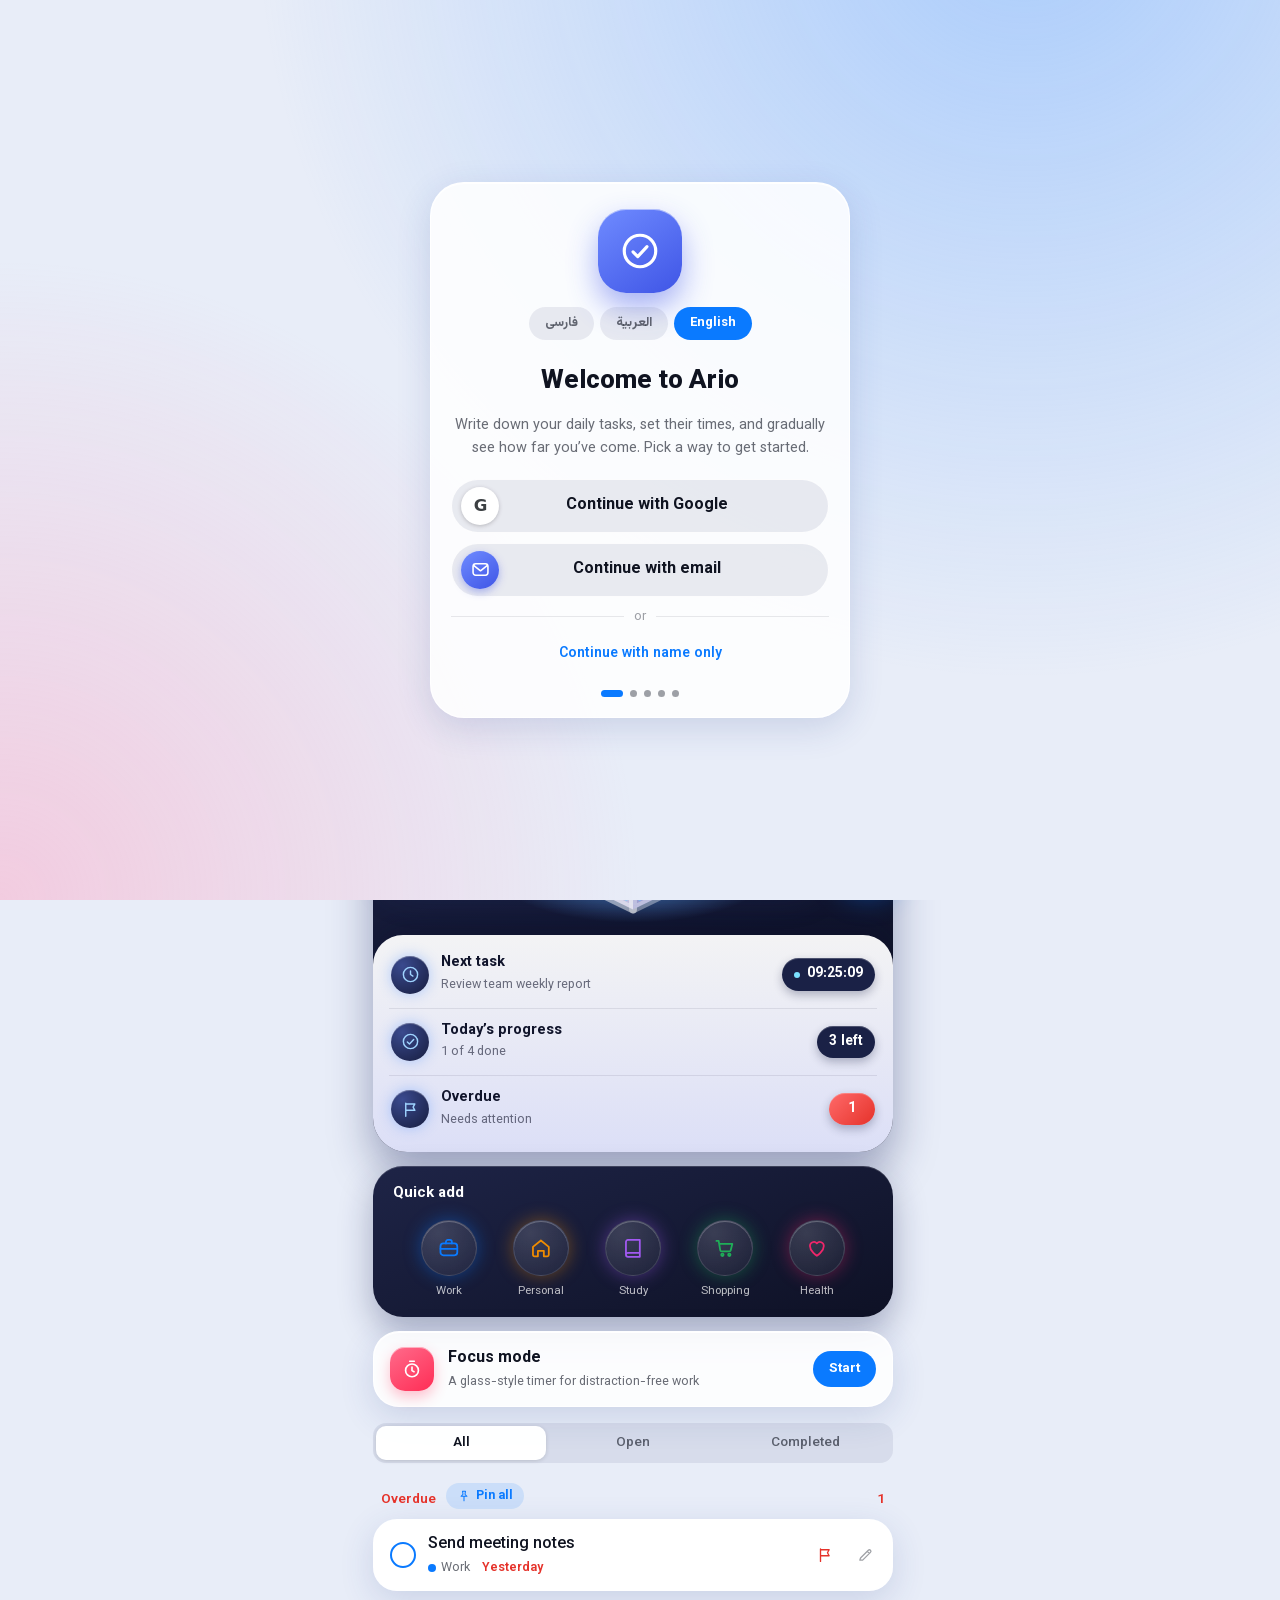
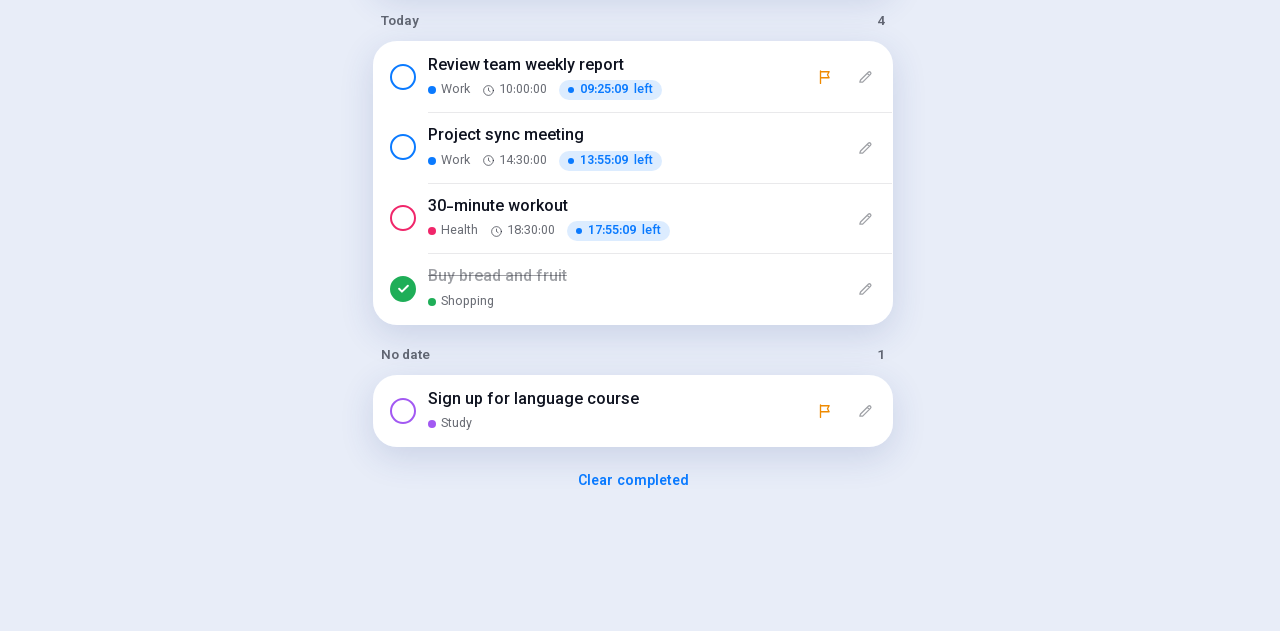
<file: index.html>
<!doctype html><html><head><meta charset=utf8><meta name=viewport content="width=device-width,initial-scale=1,viewport-fit=cover"><title>Ario – برنامه‌ریز روزانه</title><meta name=description content="Ario؛ برنامه‌ریز روزانه فارسی"><meta name=theme-color content="#3D63F0"><link rel=manifest href=manifest.webmanifest><link rel=icon type=image/png href=favicon.png><link rel=apple-touch-icon href=icons/apple-touch-icon.png><meta name=apple-mobile-web-app-capable content=yes><meta name=mobile-web-app-capable content=yes><meta name=apple-mobile-web-app-title content=Ario><style>:root{color-scheme:light;box-sizing:border-box;padding-top:env(safe-area-inset-top,0px);padding-bottom:env(safe-area-inset-bottom,0px)}html{scroll-padding-top:env(safe-area-inset-top,0px)}body{margin:0;padding:0;font:14px -apple-system,BlinkMacSystemFont,sans-serif;background:#fff;color:#000}img{max-width:100%}[hidden]:not([hidden=until-found i]){display:none!important}#splash{position:fixed;inset:0;z-index:99999;display:flex;flex-direction:column;align-items:center;justify-content:center;gap:18px;background:#e8edf8;color:#0f1320;font-family:Vazirmatn,system-ui,-apple-system,"Segoe UI",Tahoma,sans-serif;transition:opacity .35s ease,visibility .35s}
#splash.out{opacity:0;visibility:hidden;pointer-events:none}
#splash img{width:104px;height:104px;border-radius:29px;box-shadow:0 14px 40px rgba(70,90,230,.35);animation:spPop .6s cubic-bezier(.2,.9,.3,1.2) both}
#splash b{font-size:30px;font-weight:700;letter-spacing:.5px;animation:spUp .6s .1s ease both}
#splash .dots{display:flex;gap:9px;direction:ltr;margin-top:6px;animation:spUp .6s .2s ease both}
#splash .dots i{width:9px;height:9px;border-radius:50%;background:#4a63ec;opacity:.25;animation:spDot 1.2s infinite ease-in-out}
#splash .dots i:nth-child(2){animation-delay:.18s}#splash .dots i:nth-child(3){animation-delay:.36s}
@keyframes spDot{0%,80%,100%{opacity:.25;transform:scale(.8)}40%{opacity:1;transform:scale(1.2)}}
@keyframes spPop{from{opacity:0;transform:scale(.7)}to{opacity:1;transform:scale(1)}}
@keyframes spUp{from{opacity:0;transform:translateY(8px)}to{opacity:1;transform:none}}
@media (prefers-color-scheme:dark){#splash:not([data-t=light]){background:#080a12;color:#f1f3fa}#splash:not([data-t=light]) img{box-shadow:0 14px 40px rgba(0,0,0,.55)}#splash:not([data-t=light]) .dots i{background:#7d93ff}}
#splash[data-t=dark]{background:#080a12;color:#f1f3fa}#splash[data-t=dark] img{box-shadow:0 14px 40px rgba(0,0,0,.55)}#splash[data-t=dark] .dots i{background:#7d93ff}

</style></head><body><div id="splash" role="status" aria-label="در حال بارگذاری"><img src="img/app-icon.webp" width="104" height="104" alt="" aria-hidden="true"><b>Ario</b><div class="dots" aria-hidden="true"><i></i><i></i><i></i></div></div><script>window.__t0=Date.now();try{var _t=JSON.parse(localStorage.getItem('barnameyar.v1')).profile.theme;if(_t==='light'||_t==='dark')document.getElementById('splash').setAttribute('data-t',_t)}catch(e){}setTimeout(function(){var e=document.getElementById('splash');if(e)e.remove()},10000)</script>
<script>
/* start-up safety net: if the app can not start, show the real error instead of an empty screen */
(function(){
  var errs=[],shown=false;
  function L(){try{var l=localStorage.getItem('barnameyar.lang');if(l==='en'||l==='fa')return l}catch(e){}return String(navigator.language||'').toLowerCase().indexOf('fa')===0?'fa':'en'}
  function T(fa,en){return L()==='fa'?fa:en}
  function txt(e){return String(e&&(e.stack||e.message)||e).slice(0,700)}
  window.__arioErr=function(w,e){
    errs.push(w+' :: '+txt(e));
    try{localStorage.setItem('ario.lasterr',errs.slice(-6).join('\n---\n'))}catch(x){}
    if(w==='boot:render'||w==='boot:theme'||w==='js'&&!window.__arioReady)setTimeout(show,0);
  };
  window.addEventListener('error',function(ev){window.__arioErr('js',ev.error||((ev.message||'error')+' @'+ev.lineno+':'+ev.colno))});
  window.addEventListener('unhandledrejection',function(ev){errs.push('promise :: '+txt(ev.reason));try{localStorage.setItem('ario.lasterr',errs.slice(-6).join('\n---\n'))}catch(x){}});
  function btn(label,fn,primary){var b=document.createElement('button');b.type='button';b.textContent=label;b.onclick=fn;
    b.style.cssText='display:block;width:100%;margin:8px 0 0;padding:13px;border-radius:14px;border:0;font:600 15px system-ui,sans-serif;color:'+(primary?'#fff':'#e8ecff')+';background:'+(primary?'#2f7bff':'rgba(255,255,255,.12)');return b}
  function show(){
    if(shown)return;shown=true;
    var sp=document.getElementById('splash');if(sp)sp.remove();
    var d=document.createElement('div');d.setAttribute('dir',L()==='fa'?'rtl':'ltr');
    d.style.cssText='position:fixed;inset:0;z-index:100001;overflow:auto;background:#080a12;color:#f1f3fa;padding:28px 20px;font:15px/1.7 Vazirmatn,system-ui,sans-serif';
    var h=document.createElement('b');h.style.cssText='font-size:20px;display:block;margin-bottom:6px';h.textContent=T('برنامه درست باز نشد','Ario could not start properly');
    var p=document.createElement('p');p.style.cssText='opacity:.8;margin:0 0 12px';p.textContent=T('اطلاعات شما پاک نشده است. این متن خطا را برای پشتیبانی بفرست:','Your data is safe. Please send this error text to support:');
    var pre=document.createElement('pre');pre.style.cssText='direction:ltr;text-align:left;white-space:pre-wrap;word-break:break-word;background:rgba(255,255,255,.08);border-radius:12px;padding:12px;font:12px/1.5 monospace;max-height:42vh;overflow:auto;user-select:text;-webkit-user-select:text';
    var info='UA: '+navigator.userAgent+'\nLang: '+navigator.language+'\n'+(errs.length?errs.join('\n---\n'):T('(خطایی ثبت نشد؛ برنامه شروع نشد)','(no error captured; the app did not start)'));
    pre.textContent=info;
    d.appendChild(h);d.appendChild(p);d.appendChild(pre);
    d.appendChild(btn(T('کپی متن خطا','Copy error text'),function(){try{navigator.clipboard.writeText(info)}catch(e){var r=document.createRange();r.selectNodeContents(pre);var s=getSelection();s.removeAllRanges();s.addRange(r)}},false));
    d.appendChild(btn(T('تلاش دوباره','Try again'),function(){location.reload()},true));
    var armed=false,rb=btn(T('بازنشانی داده‌های برنامه (آخرین راه)','Reset app data (last resort)'),function(){
      if(!armed){armed=true;rb.textContent=T('دوباره بزن تا تأیید شود؛ یک نسخهٔ پشتیبان نگه داشته می‌شود','Tap again to confirm; a backup copy is kept');return}
      try{var o=localStorage.getItem('barnameyar.v1');if(o)localStorage.setItem('ario.bak',o);localStorage.removeItem('barnameyar.v1')}catch(e){}
      location.reload()},false);
    d.appendChild(rb);
    document.body.appendChild(d);
  }
  window.__arioShowFail=show;
  setTimeout(function(){if(!window.__arioReady)show()},8000);
})();
</script>
<title>Ario</title>
<link rel="preload" href="fonts/Vazirmatn.woff2" as="font" type="font/woff2" crossorigin>
<link rel="stylesheet" href="css/app.css?v=349">

<div id="root" dir="rtl" lang="fa">
<div class="aurora" aria-hidden="true"><i></i><i></i><i></i><i></i></div>
<div class="stkbg" aria-hidden="true"><i class="stk stk-star sz-m" style="top:9%;inset-inline-start:5%;--r:-14deg;--d:0s"></i><i class="stk stk-heart sz-s" style="top:22%;inset-inline-end:6%;--r:12deg;--d:-2s"></i><i class="stk stk-flower sz-m" style="top:46%;inset-inline-start:2%;--r:8deg;--d:-4s"></i><i class="stk stk-moon sz-m" style="top:58%;inset-inline-end:3%;--r:-10deg;--d:-6s"></i><i class="stk stk-cloud sz-l" style="top:76%;inset-inline-start:8%;--r:0deg;--d:-3s"></i><i class="stk stk-gift sz-s" style="top:84%;inset-inline-end:10%;--r:10deg;--d:-5s"></i><i class="stk stk-mark sz-s" style="top:34%;inset-inline-start:46%;--r:-8deg;--d:-7s"></i><i class="stk stk-bell sz-s" style="top:66%;inset-inline-start:48%;--r:6deg;--d:-1s"></i></div>

<svg width="0" height="0" style="position:absolute" aria-hidden="true" focusable="false">
  <symbol id="i-today" viewBox="0 0 24 24"><circle cx="12" cy="12" r="9"/><path d="M8 12.5l2.7 2.7L16 9.5"/></symbol>
  <symbol id="i-week" viewBox="0 0 24 24"><rect x="4" y="5.5" width="16" height="14.5" rx="3.5"/><path d="M4 10.5h16M8 3.5v4M16 3.5v4"/></symbol>
  <symbol id="i-lists" viewBox="0 0 24 24"><rect x="4" y="4" width="7" height="7" rx="2"/><rect x="13" y="4" width="7" height="7" rx="2"/><rect x="4" y="13" width="7" height="7" rx="2"/><rect x="13" y="13" width="7" height="7" rx="2"/></symbol>
  <symbol id="i-plus" viewBox="0 0 24 24"><path d="M12 5v14M5 12h14"/></symbol>
  <symbol id="i-check" viewBox="0 0 24 24"><path d="M5 12.5l4.5 4.5L19 7.5"/></symbol>
  <symbol id="i-pin" viewBox="0 0 24 24"><path d="M9.5 4h5l-.8 5 3.3 3.5H7L10.3 9zM12 12.5V20"/></symbol><symbol id="i-bellx" viewBox="0 0 24 24"><path d="M6 17v-6a6 6 0 1112 0v6l1.5 2h-15zM10 21.5h4M4 4l16 16"/></symbol><symbol id="i-unpin" viewBox="0 0 24 24"><path d="M9.5 4h5l-.8 5 3.3 3.5H7L10.3 9zM12 12.5V20M4 4l16 16"/></symbol><symbol id="i-eye" viewBox="0 0 24 24"><path d="M2.5 12S6 5.5 12 5.5 21.5 12 21.5 12 18 18.5 12 18.5 2.5 12 2.5 12z"/><circle cx="12" cy="12" r="3"/></symbol>
  <symbol id="i-select" viewBox="0 0 24 24"><path d="M4 6.5l1.5 1.5L8 5.5M4 12.5l1.5 1.5L8 11.5M4 18.5l1.5 1.5L8 17.5M11.5 7h8.5M11.5 13h8.5M11.5 19h8.5"/></symbol>
  <symbol id="i-chev" viewBox="0 0 24 24"><path d="M9 6l6 6-6 6"/></symbol>
  <symbol id="i-clock" viewBox="0 0 24 24"><circle cx="12" cy="12" r="9"/><path d="M12 7.5V12l3 2"/></symbol>
  <symbol id="i-crop" viewBox="0 0 24 24"><path d="M7 3v13a1 1 0 001 1h13"/><path d="M3 7h13a1 1 0 011 1v13"/></symbol>
  <symbol id="i-ruler" viewBox="0 0 24 24"><rect x="2.5" y="8" width="19" height="8" rx="2"/><path d="M6.5 8v3M10.2 8v4.2M13.9 8v3M17.6 8v4.2"/></symbol>
  <symbol id="i-unlock" viewBox="0 0 24 24"><rect x="5" y="10.5" width="14" height="9.5" rx="2.5"/><path d="M8.5 10.5V8a3.5 3.5 0 016.8-1.2"/></symbol>
  <symbol id="i-lock" viewBox="0 0 24 24"><rect x="5" y="10.5" width="14" height="9.5" rx="2.5"/><path d="M8.5 10.5V8a3.5 3.5 0 017 0v2.5"/></symbol>
  <symbol id="i-mail" viewBox="0 0 24 24"><rect x="3.5" y="5.5" width="17" height="13" rx="3"/><path d="M4.5 7.5l7.5 6 7.5-6"/></symbol>
  <symbol id="i-g" viewBox="0 0 24 24"><text x="12" y="18.2" text-anchor="middle" font-size="19" font-weight="800" font-family="system-ui,-apple-system,Arial,sans-serif" fill="currentColor" stroke="none">G</text></symbol>
  <symbol id="i-trash" viewBox="0 0 24 24"><path d="M4.5 7h15M9.5 7V5h5v2M7 7l1 12.5h8L17 7M10 11v5M14 11v5"/></symbol>
  <symbol id="i-flag" viewBox="0 0 24 24"><path d="M6 20.5V4M6 5h11.5l-2.2 4 2.2 4H6"/></symbol>
  <symbol id="i-briefcase" viewBox="0 0 24 24"><rect x="3.5" y="7.5" width="17" height="12" rx="3"/><path d="M9 7.5V6a2 2 0 012-2h2a2 2 0 012 2v1.5M3.5 13h17"/></symbol>
  <symbol id="i-home" viewBox="0 0 24 24"><path d="M4 11l8-6.5 8 6.5v8a1.5 1.5 0 01-1.5 1.5H15V15H9v5.5H5.5A1.5 1.5 0 014 19z"/></symbol>
  <symbol id="i-pdf" viewBox="0 0 24 24"><path d="M7 3h7l5 5v13H7zM14 3v5h5M9.5 14.5h5M9.5 17.5h3"/></symbol>
  <symbol id="i-book" viewBox="0 0 24 24"><path d="M5 6a2 2 0 012-2h12v13H7a2 2 0 00-2 2zM5 19a2 2 0 002 2h12v-4"/></symbol>
  <symbol id="i-cart" viewBox="0 0 24 24"><path d="M3.5 5h2.2l1.6 9.2a1.5 1.5 0 001.5 1.3h7.6a1.5 1.5 0 001.5-1.1L19.5 8H6.2"/><circle cx="9.5" cy="19" r="1.2"/><circle cx="16.5" cy="19" r="1.2"/></symbol>
  <symbol id="i-heart" viewBox="0 0 24 24"><path d="M12 20s-7-4.4-7-10a4 4 0 017-2.6A4 4 0 0119 10c0 5.6-7 10-7 10z"/></symbol>
  <symbol id="i-all" viewBox="0 0 24 24"><path d="M8 7h11M8 12h11M8 17h11"/><circle cx="4.6" cy="7" r=".6"/><circle cx="4.6" cy="12" r=".6"/><circle cx="4.6" cy="17" r=".6"/></symbol>
  <symbol id="i-user" viewBox="0 0 24 24"><circle cx="12" cy="8.5" r="3.8"/><path d="M4.5 20c.8-3.9 3.7-6 7.5-6s6.7 2.1 7.5 6"/></symbol>
  <symbol id="i-edit" viewBox="0 0 24 24"><path d="M4 20h4L19 9a2.1 2.1 0 00-3-3L5 17zM14.5 7.5l3 3"/></symbol>
  <symbol id="i-sun" viewBox="0 0 24 24"><circle cx="12" cy="12" r="4"/><path d="M12 3v2M12 19v2M3 12h2M19 12h2M5.6 5.6L7 7M17 17l1.4 1.4M5.6 18.4L7 17M17 7l1.4-1.4"/></symbol>
  <symbol id="i-refresh" viewBox="0 0 24 24"><path d="M19.5 12a7.5 7.5 0 11-2.4-5.5M19.5 4.5v4h-4"/></symbol>
  <symbol id="i-cloud" viewBox="0 0 24 24"><path d="M7 18.5a4.5 4.5 0 01-.5-9A6 6 0 0118 10.5a4 4 0 01-.5 8z"/></symbol>
  <symbol id="i-spark" viewBox="0 0 24 24"><path d="M12 3.5l1.9 5.1 5.1 1.9-5.1 1.9L12 17.5l-1.9-5.1L5 10.5l5.1-1.9z"/></symbol>
  <symbol id="i-filter" viewBox="0 0 24 24"><path d="M4 6.5h16M7 12h10M10.5 17.5h3"/></symbol>
  <symbol id="i-search" viewBox="0 0 24 24"><circle cx="11" cy="11" r="6.5"/><path d="M16 16l4 4"/></symbol>
  <symbol id="i-amb-off" viewBox="0 0 24 24"><path d="M4 9.5h3.5L12 5.5v13l-4.5-4H4z"/><path d="M16 9.5l5 5M21 9.5l-5 5"/></symbol><symbol id="i-amb-rain" viewBox="0 0 24 24"><path d="M7 14.5a4 4 0 01-.4-8A5.5 5.5 0 0117.2 8a3.3 3.3 0 01-.2 6.5z"/><path d="M8.5 17.5l-1 2.5M12.5 17.5l-1 2.5M16.5 17.5l-1 2.5"/></symbol><symbol id="i-amb-books" viewBox="0 0 24 24"><path d="M4 5h3.5v14H4zM9.5 5H13v14H9.5z"/><path d="M15 6.5l3.3-.9 3 12.6-3.3.9z"/></symbol><symbol id="i-amb-sea" viewBox="0 0 24 24"><path d="M3 8.5c2-2 4-2 6 0s4 2 6 0 4-2 6 0"/><path d="M3 13c2-2 4-2 6 0s4 2 6 0 4-2 6 0"/><path d="M3 17.5c2-2 4-2 6 0s4 2 6 0 4-2 6 0"/></symbol><symbol id="i-amb-fire" viewBox="0 0 24 24"><path d="M12 3c.6 3.2 5.5 5.6 5.5 10.6a5.5 5.5 0 01-11 0c0-2 1-3.5 2.2-4.6.2 1.4.8 2.2 1.6 2.6C10 8.5 10.6 5.5 12 3z"/></symbol><symbol id="i-fr-fire" viewBox="0 0 24 24"><path fill="currentColor" stroke="none" d="M12 2.5c.7 3.6 6 6.2 6 11.8a6 6 0 01-12 0c0-2.2 1.1-3.8 2.4-5 .2 1.6.9 2.4 1.7 2.8C10 9 10.6 5.6 12 2.5z"/></symbol><symbol id="i-fr-star" viewBox="0 0 24 24"><path fill="currentColor" stroke="none" d="M12 2.8l2.8 5.9 6.4.8-4.7 4.4 1.2 6.4L12 17.2l-5.7 3.1 1.2-6.4L2.8 9.5l6.4-.8z"/></symbol><symbol id="i-fr-crown" viewBox="0 0 24 24"><path fill="currentColor" stroke="none" d="M3 8l4.5 4L12 5l4.5 7L21 8l-2 11H5z"/><rect x="5" y="20" width="14" height="2" rx="1" fill="currentColor" stroke="none"/></symbol><symbol id="i-bell" viewBox="0 0 24 24"><path d="M6 17v-6a6 6 0 1112 0v6l1.5 2h-15zM10 21.5h4"/></symbol>
  <symbol id="i-stats" viewBox="0 0 24 24"><path d="M5.5 20v-8M12 20V5M18.5 20v-5"/></symbol>
  <symbol id="i-timer" viewBox="0 0 24 24"><circle cx="12" cy="13.5" r="7"/><path d="M12 10v3.7l2.2 1.3M9.5 3.5h5"/></symbol>
  <symbol id="i-fire" viewBox="0 0 24 24"><path d="M12 3.5c.5 3.5 4.5 5 4.5 9.2a4.5 4.5 0 01-9 0c0-1.6.7-2.7 1.5-3.7.2 1.2.8 1.8 1.5 2 0-2.5.5-5 1.5-7.5z"/></symbol>
  <symbol id="i-play" viewBox="0 0 24 24"><path d="M8 5.5v13l10.5-6.5z"/></symbol>
  <symbol id="i-pause" viewBox="0 0 24 24"><path d="M8.5 5.5v13M15.5 5.5v13"/></symbol>
  <symbol id="i-close" viewBox="0 0 24 24"><path d="M6 6l12 12M18 6L6 18"/></symbol>
  <symbol id="i-star" viewBox="0 0 24 24"><path d="M12 3.8l2.5 5.2 5.7.8-4.1 4 1 5.7-5.1-2.7-5.1 2.7 1-5.7-4.1-4 5.7-.8z"/></symbol>
  <symbol id="i-gift" viewBox="0 0 24 24"><rect x="4" y="9" width="16" height="11" rx="2"/><path d="M12 9v11M3.5 9h17M12 9C9.5 9 7.5 8 7.5 6.5S9 4.5 10.5 5.5 12 9 12 9zm0 0c2.5 0 4.5-1 4.5-2.5S15 4.5 13.5 5.5 12 9 12 9z"/></symbol>
  <symbol id="i-coffee" viewBox="0 0 24 24"><path d="M5 9h11v5a4 4 0 01-4 4H9a4 4 0 01-4-4zM16 10h1.5a2 2 0 010 4H16M8 3.5v2M12 3.5v2"/></symbol>
  <symbol id="i-plane" viewBox="0 0 24 24"><path d="M20.5 4.5l-17 7 6 2.2 2.3 6 3.2-4.5 5-3.5zM9.5 13.7l11-9.2"/></symbol>
  <symbol id="i-wallet" viewBox="0 0 24 24"><rect x="3.5" y="6.5" width="17" height="12.5" rx="3"/><path d="M3.5 10h17M16 14.5h1.5"/></symbol>
  <symbol id="i-bulb" viewBox="0 0 24 24"><path d="M9 17.5h6M10 20.5h4M12 3.5a5.5 5.5 0 00-3.2 10c.5.4.7.9.7 1.5h5c0-.6.2-1.1.7-1.5A5.5 5.5 0 0012 3.5z"/></symbol>
  <symbol id="i-music" viewBox="0 0 24 24"><path d="M9 17.5V6l10-2v11.5M9 17.5a2.5 2.5 0 11-5 0 2.5 2.5 0 015 0zM19 15.5a2.5 2.5 0 11-5 0 2.5 2.5 0 015 0z"/></symbol>
  <symbol id="i-car" viewBox="0 0 24 24"><path d="M5 16.5V12l1.8-4.5h10.4L19 12v4.5M4 12h16M5 16.5v2M19 16.5v2M7.5 14.5h.01M16.5 14.5h.01"/></symbol>
  <symbol id="i-leaf" viewBox="0 0 24 24"><path d="M5 19c0-8 5-13.5 14-14 0 9-5 14-13 14zM5 19c2.5-4 5-6.5 8-8.5"/></symbol>
  <symbol id="i-dumbbell" viewBox="0 0 24 24"><path d="M6.5 8v8M17.5 8v8M3.5 10v4M20.5 10v4M6.5 12h11"/></symbol>
  <symbol id="i-mic" viewBox="0 0 24 24"><rect x="9" y="3.5" width="6" height="11" rx="3"/><path d="M5.5 11.5a6.5 6.5 0 0013 0M12 18v2.5"/></symbol>
  <symbol id="i-grip" viewBox="0 0 24 24"><path style="stroke-width:3" d="M9 6h.01M15 6h.01M9 12h.01M15 12h.01M9 18h.01M15 18h.01"/></symbol>
  <symbol id="i-paw" viewBox="0 0 24 24"><circle cx="6.5" cy="11" r="1.7"/><circle cx="10" cy="6.8" r="1.7"/><circle cx="14" cy="6.8" r="1.7"/><circle cx="17.5" cy="11" r="1.7"/><path d="M12 12c-3 0-5 2.6-5 4.6 0 1.6 1.4 2.4 2.8 2.4 1 0 1.5-.4 2.2-.4s1.2.4 2.2.4c1.4 0 2.8-.8 2.8-2.4 0-2-2-4.6-5-4.6z"/></symbol>
  <symbol id="i-phone" viewBox="0 0 24 24"><rect x="7" y="3" width="10" height="18" rx="2.5"/><path d="M11 17.5h2"/></symbol>
  <symbol id="i-laptop" viewBox="0 0 24 24"><rect x="5" y="5.5" width="14" height="10" rx="1.8"/><path d="M3 19h18"/></symbol>
  <symbol id="i-download" viewBox="0 0 24 24"><path d="M12 4v11M7.5 10.5L12 15l4.5-4.5M5 19.5h14"/></symbol>
  <symbol id="i-copy" viewBox="0 0 24 24"><rect x="8.5" y="8.5" width="11" height="11" rx="2.8"/><path d="M15.5 8.5V6.8a2.3 2.3 0 00-2.3-2.3H6.8a2.3 2.3 0 00-2.3 2.3v6.4a2.3 2.3 0 002.3 2.3h1.7"/></symbol>
  <symbol id="i-camera" viewBox="0 0 24 24"><rect x="3.5" y="7.5" width="17" height="12" rx="3"/><circle cx="12" cy="13.5" r="3.2"/><path d="M9 7.5l1-2h4l1 2"/></symbol>
  <symbol id="i-game" viewBox="0 0 24 24"><rect x="3" y="8" width="18" height="9.5" rx="4.7"/><path d="M8 10.7v4M6 12.7h4M15.5 12h.01M18 13.6h.01"/></symbol>
  <symbol id="i-pill" viewBox="0 0 24 24"><path d="M9.5 14.5l5-5M4.8 13.2a3.5 3.5 0 004.9 4.9l8.4-8.4a3.5 3.5 0 00-4.9-4.9z"/></symbol>
  <symbol id="i-medical" viewBox="0 0 24 24"><rect x="4" y="4" width="16" height="16" rx="4.5"/><path d="M12 8v8M8 12h8"/></symbol>
  <symbol id="i-shirt" viewBox="0 0 24 24"><path d="M8.5 4l-5 3 2 3.5 2-1V20h9V9.5l2 1 2-3-5-3a3.5 3.5 0 01-6 0z"/></symbol>
  <symbol id="i-food" viewBox="0 0 24 24"><path d="M7 3.5v7M5 3.5v4a2 2 0 004 0v-4M7 10.5v10M16.5 20.5v-17c-2 1-3 3.5-3 6.5 0 1.5 1 2.5 3 2.5"/></symbol>
  <symbol id="i-bike" viewBox="0 0 24 24"><circle cx="6" cy="16.5" r="3.5"/><circle cx="18" cy="16.5" r="3.5"/><path d="M6 16.5l3.5-7h5l3.5 7M9.5 9.5l2.5 7M14.5 9.5l-1-2.5h2"/></symbol>
  <symbol id="i-tools" viewBox="0 0 24 24"><path d="M15 4.5a4 4 0 00-3.7 5.4l-6.8 6.8a1.9 1.9 0 002.8 2.8l6.8-6.8A4 4 0 0019.5 9l-2.7 2.7-2.5-.5-.5-2.5z"/></symbol>
  <symbol id="i-rank" viewBox="0 0 24 24"><path d="M4 20v-6h5v6M9.5 20V8h5v12M15 20v-9h5v9"/></symbol>
  <symbol id="i-cap" viewBox="0 0 24 24"><path d="M12 5l9 4-9 4-9-4zM7 11.2V16c0 1.2 2.2 2.5 5 2.5s5-1.3 5-2.5v-4.8M21 9v5.5"/></symbol>
  <symbol id="i-moon" viewBox="0 0 24 24"><path d="M19.5 14.5A8 8 0 019.5 4.5a8 8 0 1010 10z"/></symbol>
  <symbol id="i-bolt" viewBox="0 0 24 24"><path d="M13 3.5L5.5 13.5H12l-1 7 7.5-10H12z"/></symbol>
  <symbol id="i-bag" viewBox="0 0 24 24"><path d="M5.5 8h13l-1 11.5h-11zM9 8V6.5a3 3 0 016 0V8"/></symbol>
  <symbol id="i-diamond" viewBox="0 0 24 24"><path d="M7 4.5h10l3.5 5L12 20 3.5 9.5zM3.5 9.5h17"/></symbol>
  <symbol id="i-target" viewBox="0 0 24 24"><circle cx="12" cy="12" r="8.5"/><circle cx="12" cy="12" r="4.5"/><path d="M12 12h.01"/></symbol>
  <symbol id="i-send" viewBox="0 0 24 24"><path d="M4 12l16-8-6 16-3-6.5z"/><path d="M11 13.5L20 4"/></symbol>
  <symbol id="i-chat" viewBox="0 0 24 24"><path d="M4.5 6.5a2 2 0 012-2h11a2 2 0 012 2v8a2 2 0 01-2 2H11l-4.5 3.5v-3.5a2 2 0 01-2-2z"/></symbol>
  <symbol id="i-calendar" viewBox="0 0 24 24"><rect x="4" y="5.5" width="16" height="14.5" rx="3"/><path d="M4 10h16M8.5 3.5v4M15.5 3.5v4"/></symbol>
  <symbol id="i-bus" viewBox="0 0 24 24"><rect x="5" y="4" width="14" height="14" rx="3"/><path d="M5 12h14M8.5 15h.01M15.5 15h.01M7 18v2M17 18v2"/></symbol>
  <symbol id="i-globe" viewBox="0 0 24 24"><circle cx="12" cy="12" r="9"/><path d="M3 12h18M12 3c2.6 2.6 3.8 5.6 3.8 9s-1.2 6.4-3.8 9c-2.6-2.6-3.8-5.6-3.8-9S9.4 5.6 12 3z"/></symbol>
  <symbol id="i-palette" viewBox="0 0 24 24"><path d="M12 3.5a8.5 8.5 0 100 17c1.2 0 1.8-.8 1.5-1.8-.4-1.2.3-2.2 1.5-2.2h2a3 3 0 003-3c0-5.1-3.8-10-8-10zM7.5 12h.01M9.5 8h.01M14 7.5h.01"/></symbol>
  <symbol id="i-globe" viewBox="0 0 24 24"><circle cx="12" cy="12" r="8.5"/><path d="M3.5 12h17M12 3.5c2.5 2.5 3.5 5.3 3.5 8.5s-1 6-3.5 8.5c-2.5-2.5-3.5-5.3-3.5-8.5s1-6 3.5-8.5z"/></symbol>
  <symbol id="i-key" viewBox="0 0 24 24"><circle cx="8" cy="15" r="3.8"/><path d="M10.8 12.2L19.5 3.5M16 7l2.5 2.5M13.5 9.5L15.5 11.5"/></symbol>
  <symbol id="i-calc" viewBox="0 0 24 24"><rect x="5" y="3" width="14" height="18" rx="2.5"/><path d="M8.5 7.5h7M9 12h.01M12 12h.01M15 12h.01M9 16h.01M12 16h.01M15 16h.01"/></symbol>
  <symbol id="i-atom" viewBox="0 0 24 24"><circle cx="12" cy="12" r="1.6"/><ellipse cx="12" cy="12" rx="9" ry="3.6"/><ellipse cx="12" cy="12" rx="9" ry="3.6" transform="rotate(60 12 12)"/><ellipse cx="12" cy="12" rx="9" ry="3.6" transform="rotate(120 12 12)"/></symbol>
  <symbol id="i-flask" viewBox="0 0 24 24"><path d="M9.5 3.5h5M10.5 3.5v6L5 19a1.5 1.5 0 001.3 2.3h11.4A1.5 1.5 0 0019 19l-5.5-9.5v-6M7.5 15h9"/></symbol>
  <symbol id="i-dna" viewBox="0 0 24 24"><path d="M8 3c0 5 8 5 8 9s-8 4-8 9M16 3c0 5-8 5-8 9s8 4 8 9M9.6 6.5h4.8M9.6 17.5h4.8"/></symbol>
  <symbol id="i-mountain" viewBox="0 0 24 24"><path d="M2.5 19.5l6.5-11.5 4 6.5 2.5-4 6 9zM7.2 11.2l1.8 1.3 1.4-1.4"/></symbol>
  <symbol id="i-pen" viewBox="0 0 24 24"><path d="M4 20l1.2-4.5L16.5 4.2a2 2 0 012.8 0l.5.5a2 2 0 010 2.8L8.5 18.8zM14.5 6.2l3.3 3.3"/></symbol>
  <symbol id="i-translate" viewBox="0 0 24 24"><path d="M4 5h9M8.5 3v2M6 5c.5 3 2.5 6 6 8M12 5c-.5 3-3 6.5-7 8.5M13 20.5l4-9 4 9M14.6 17h4.8"/></symbol>
  <symbol id="i-mosque" viewBox="0 0 24 24"><path d="M3.5 20.5h17M5.5 20.5v-6a6.5 6.5 0 0113 0v6M12 8V4.5M10.5 4.5h3M10 20.5v-3a2 2 0 014 0v3"/></symbol>
  <symbol id="i-test" viewBox="0 0 24 24"><path d="M9 4h6v2.5H9zM15 5h2.5A1.5 1.5 0 0119 6.5v13a1.5 1.5 0 01-1.5 1.5h-11A1.5 1.5 0 015 19.5v-13A1.5 1.5 0 016.5 5H9M8.5 14l2.3 2.3 4.7-5"/></symbol>
  <symbol id="i-info" viewBox="0 0 24 24"><circle cx="12" cy="12" r="9"/><path d="M12 11v5.5M12 7.8h.01"/></symbol>
  <symbol id="i-shield" viewBox="0 0 24 24"><path d="M12 3.5l7 2.8v5.2c0 4.4-3 7.7-7 9-4-1.3-7-4.6-7-9V6.3z"/><path d="M9 12l2.2 2.2L15.5 10"/></symbol>
  <symbol id="i-hl" viewBox="0 0 24 24"><path d="M14.5 4.5l5 5-8 8-5-5z"/><path d="M6.5 12.5L4 17l3 3 4.5-2.5"/><path d="M13 20.5h8"/></symbol>
  <symbol id="i-eraser" viewBox="0 0 24 24"><path d="M5.5 15.5l9-9a2 2 0 012.8 0l2.2 2.2a2 2 0 010 2.8L12 20H8.5l-3-3a2 2 0 010-1.5z"/><path d="M9 11.5l5.5 5.5M8.5 20H20"/></symbol>
  <symbol id="i-rectsel" viewBox="0 0 24 24"><rect x="4.5" y="5.5" width="15" height="13" rx="1.5" stroke-dasharray="2.6 2.6"/></symbol>
  <symbol id="i-axis" viewBox="0 0 24 24"><path d="M12 21V4M3 12h18M9.5 6.5 12 4l2.5 2.5M18.5 9.5 21 12l-2.5 2.5M8.5 11v2M15.5 11v2M11 8.5h2M11 15.5h2"/></symbol>
  <symbol id="i-line" viewBox="0 0 24 24"><path d="M5 19 19 5"/></symbol>
  <symbol id="i-lasso" viewBox="0 0 24 24"><path d="M12 4c4.4 0 8 1.8 8 4.2s-3.6 4.2-8 4.2-8-1.8-8-4.2S7.6 4 12 4z" stroke-dasharray="2.6 2.6"/><path d="M9 12.2c-.9 1.6-.6 3 .8 3.6M9.8 15.8c1.2 1 .6 3-1 3.6"/></symbol>
  <symbol id="i-undo" viewBox="0 0 24 24"><path d="M9 14L4 9l5-5"/><path d="M4 9h10.5a5.5 5.5 0 010 11H11"/></symbol>
  <symbol id="i-redo" viewBox="0 0 24 24"><path d="M15 14l5-5-5-5"/><path d="M20 9H9.5a5.5 5.5 0 000 11H13"/></symbol>
  <symbol id="i-text" viewBox="0 0 24 24"><path d="M5 7V5h14v2M12 5v14M9 19h6"/></symbol>
  <symbol id="i-tpl" viewBox="0 0 24 24"><rect x="4" y="4" width="16" height="16" rx="3.5"/><path d="M4 10h16M10 4v16"/></symbol>
  <symbol id="i-dots" viewBox="0 0 24 24"><circle cx="12" cy="5.5" r="1.3" fill="currentColor"/><circle cx="12" cy="12" r="1.3" fill="currentColor"/><circle cx="12" cy="18.5" r="1.3" fill="currentColor"/></symbol>
  <symbol id="i-clip" viewBox="0 0 24 24"><path d="M20 11.5l-7.8 7.8a4.5 4.5 0 01-6.4-6.4l8-8a3 3 0 014.2 4.3l-8 8a1.5 1.5 0 01-2.2-2.1l7.3-7.4"/></symbol>
  <symbol id="i-gear" viewBox="0 0 24 24"><circle cx="12" cy="12" r="3.2"/><path d="M12 3v2.6M12 18.4V21M3 12h2.6M18.4 12H21M5.6 5.6l1.9 1.9M16.5 16.5l1.9 1.9M5.6 18.4l1.9-1.9M16.5 7.5l1.9-1.9"/></symbol>
  <symbol id="i-read" viewBox="0 0 24 24"><path d="M12 6.5C10 5 7 4.5 4 5v13c3-.5 6 0 8 1.5 2-1.5 5-2 8-1.5V5c-3-.5-6 0-8 1.5zM12 6.5v13"/></symbol>
  <symbol id="i-bm" viewBox="0 0 24 24"><path d="M7 4h10a1 1 0 0 1 1 1v15l-6-4-6 4V5a1 1 0 0 1 1-1z"/></symbol>
  <symbol id="i-pages" viewBox="0 0 24 24"><rect x="7" y="3.5" width="12.5" height="15.5" rx="2.5"/><path d="M4.5 7.5v11A2.5 2.5 0 007 21h9"/></symbol>
  <symbol id="i-cd" viewBox="0 0 24 24"><path d="M6 9.5l6 6 6-6"/></symbol>
  <symbol id="i-fit" viewBox="0 0 24 24"><path d="M4 9V5.5A1.5 1.5 0 015.5 4H9M15 4h3.5A1.5 1.5 0 0120 5.5V9M20 15v3.5a1.5 1.5 0 01-1.5 1.5H15M9 20H5.5A1.5 1.5 0 014 18.5V15"/></symbol>
  <symbol id="i-img" viewBox="0 0 24 24"><rect x="3.5" y="5" width="17" height="14" rx="3"/><circle cx="9" cy="10.5" r="1.6"/><path d="M4 17l5-4.5 3.5 3L15 13l5 4.5"/></symbol>
</svg>

<main class="app" id="view"></main>

<nav class="dock" aria-label="ناوبری برنامه"><div class="dock-in">
  <div class="tabbar glass">
    <i class="pill" aria-hidden="true"></i>
    <button type="button" class="tab" data-tab="today"><svg class="ic"><use href="#i-today"/></svg>امروز</button>
    <button type="button" class="tab" data-tab="week"><svg class="ic"><use href="#i-week"/></svg>برنامه</button>
    <button type="button" class="tab" data-tab="kk"><svg class="ic"><use href="#i-cap"/></svg>کنکوریا</button>
    <button type="button" class="tab" data-tab="stats"><svg class="ic"><use href="#i-stats"/></svg>آمار</button>
    <button type="button" class="tab" data-tab="account"><svg class="ic"><use href="#i-user"/></svg>حساب</button>
  </div>
  <button type="button" class="fab" id="fab" aria-label="افزودن کار جدید"><svg class="ic"><use href="#i-plus"/></svg></button>
</div></nav>

<div id="nc" class="nc-wrap" hidden>
  <div class="nc-dim" id="ncDim"></div>
  <section class="nc" role="dialog" aria-modal="true" aria-labelledby="ncHead">
    <div class="nc-h"><h2 id="ncHead">اعلان‌ها</h2><button type="button" class="linkbtn" id="ncClear" hidden>پاک‌کردن همه</button><button type="button" class="round nc-x" id="ncClose" aria-label="بستن"><svg class="ic"><use href="#i-close"/></svg></button></div>
    <div class="nc-list" id="ncList"></div>
  </section>
</div>
<div id="fx" aria-hidden="true"></div>

<div id="tp" class="tp-wrap" hidden>
  <div class="tp-dim" id="tpDim"></div>
  <div class="tp glass" role="dialog" aria-modal="true" aria-labelledby="tpHead">
    <h2 id="tpHead">ساعت شروع</h2>
    <p class="tp-hint">با اسکرول موس یا کشیدن، ساعت و دقیقه و ثانیه را تنظیم کن</p>
    <div class="tp-big" id="tpBig" dir="ltr">۰۰:۰۰:۰۰</div>
    <div class="tp-rem" id="tpRem"></div>
    <div class="tp-cols">
      <div class="tp-band" aria-hidden="true"></div>
      <div class="tp-col"><span class="tp-lab">ساعت</span><div class="tp-scroll" data-k="h" tabindex="0" role="spinbutton" aria-label="ساعت" aria-valuemin="0" aria-valuemax="23" aria-valuenow="0"></div></div>
      <b class="tp-sep" aria-hidden="true">:</b>
      <div class="tp-col"><span class="tp-lab">دقیقه</span><div class="tp-scroll" data-k="m" tabindex="0" role="spinbutton" aria-label="دقیقه" aria-valuemin="0" aria-valuemax="59" aria-valuenow="0"></div></div>
      <b class="tp-sep" aria-hidden="true">:</b>
      <div class="tp-col"><span class="tp-lab">ثانیه</span><div class="tp-scroll" data-k="s" tabindex="0" role="spinbutton" aria-label="ثانیه" aria-valuemin="0" aria-valuemax="59" aria-valuenow="0"></div></div>
    </div>
    <button type="button" class="linkbtn tp-now" id="tpNow">همین حالا</button>
    <div class="tp-btns"><button type="button" class="pill3d primary" id="tpSave">ذخیره</button><button type="button" class="pill3d" id="tpCancel">انصراف</button></div>
  </div>
</div>

<div id="pnSheet" class="sheet-wrap" hidden>
  <div class="dim" id="pnDim"></div>
  <form class="sheet clay" id="pnForm" role="dialog" aria-modal="true" aria-labelledby="pnHead" autocomplete="off">
    <div class="grab"></div>
    <div class="fhead"><h2 id="pnHead">پین گروهی</h2></div>
    <p class="hint" id="pnSub" style="margin:-6px 0 12px"></p>
    <input class="field" id="pnName" type="text" maxlength="30" placeholder="اسم گروه، مثلاً: انجام ندادم" aria-label="اسم گروه">
    <div class="sec"><div class="sec-h"><b>پیشنهاد</b></div><div class="chips" id="pnSug"></div></div>
    <div class="sec" id="pnExSec"><div class="sec-h"><b>یا اضافه به گروه قبلی</b></div><div class="chips" id="pnEx"></div></div>
    <button type="button" class="qrow" role="switch" id="pnPinRow" aria-checked="true"><span class="qt"><b>پین روی صفحه‌ی اصلی</b><small>خاموش باشد، گروه فقط ذخیره می‌شود</small></span><span class="sw"></span></button>
    <div class="fbtns"><button type="submit" class="pill3d primary">ذخیره</button><button type="button" class="pill3d" id="pnCancel">انصراف</button></div>
  </form>
</div>

<div id="fSheet" class="sheet-wrap" hidden>
  <div class="dim" id="fDim"></div>
  <form class="sheet clay" id="fForm" role="dialog" aria-modal="true" aria-labelledby="fHead" autocomplete="off">
    <div class="grab"></div>
    <div class="fhead"><h2 id="fHead">فیلتر کارها</h2><button type="button" class="selall" id="fAll">انتخاب همه</button></div>
    <label class="fsearch"><svg class="ic"><use href="#i-search"/></svg><input id="fQ" type="search" maxlength="60" placeholder="جستجو در عنوان، یادداشت و برچسب" aria-label="جستجو"></label>
    <div class="optpanel"><div class="optlist" id="fOpts"></div></div>
    <div class="sec"><div class="sec-h"><b>اولویت</b></div><div class="chips" id="fPri"></div></div>
    <div class="sec" id="fTagSec"><div class="sec-h"><b>برچسب</b></div><div class="chips tgrow" id="fTags"></div></div>
    <div class="sec"><div class="sec-h"><b>مرتب‌سازی</b></div><div class="chips" id="fSort"></div><p class="hint" id="fSortHint" hidden>در حالت دستی، دستگیره‌ی ⋮⋮ کنار هر کار را بگیر و بکش.</p></div>
    <div class="fbtns"><button type="submit" class="pill3d primary">اعمال</button><button type="button" class="pill3d" id="fCancel">انصراف</button></div>
  </form>
</div>

<div id="sheet" class="sheet-wrap" hidden>
  <div class="dim" id="dim"></div>
  <form class="sheet" id="sheetForm" role="dialog" aria-modal="true" aria-labelledby="sheetHead" autocomplete="off">
    <div class="grab"></div>
    <div class="sheet-top">
      <button type="button" id="btnCancel">انصراف</button>
      <h2 id="sheetHead">کار جدید</h2>
      <button type="submit" class="save">ذخیره</button>
    </div>
    <input class="field" id="fTitle" type="text" maxlength="140" placeholder="چه کاری باید انجام بدی؟" aria-label="عنوان کار">
    <textarea class="field" id="fNotes" rows="2" maxlength="600" placeholder="یادداشت (اختیاری)" aria-label="یادداشت"></textarea>
    <div class="sec">
      <div class="sec-h"><b>تاریخ</b><span style="display:flex;gap:14px"><button type="button" id="pickDate">تاریخ دیگر…</button><button type="button" id="noDate" aria-pressed="false">بدون تاریخ</button></span></div>
      <div class="strip" id="dateStrip"></div>
    </div>
    <div class="sec">
      <div class="sec-h"><b>ساعت (از … تا …)</b><button type="button" id="clearTime">حذف ساعت</button></div>
      <div class="timerow"><button type="button" class="field timebtn" id="fTimeBtn" aria-haspopup="dialog" aria-label="انتخاب ساعت انجام"><svg class="ic"><use href="#i-clock"/></svg><span id="fTimeTxt" dir="auto">انتخاب ساعت</span></button><input type="hidden" id="fTime"></div>
      <div class="timerow" id="endRow" hidden style="margin-top:10px"><button type="button" class="field timebtn" id="fEndBtn" aria-haspopup="dialog" aria-label="انتخاب ساعت پایان"><svg class="ic"><use href="#i-clock"/></svg><span id="fEndTxt" dir="auto">تا ساعت (اختیاری)</span></button><input type="hidden" id="fEnd"></div>
      <p class="rem" id="fTimeRem" hidden></p>
    </div>
    <div class="sec">
      <div class="sec-h"><b>یادآوری</b></div>
      <div class="chips" id="remChips"></div>
      <p class="hint" id="remHint" hidden>ساعتی انتخاب نشده؛ یادآوری برای ساعت ۹ صبح تنظیم می‌شود.</p>
    </div>
    <div class="sec">
      <div class="sec-h"><b>تکرار</b></div>
      <div class="seg" style="margin-top:0" id="repSeg"></div>
    </div>
    <div class="sec">
      <div class="sec-h"><b>اولویت</b></div>
      <div class="seg" style="margin-top:0" id="priSeg"></div>
    </div>
    <div class="sec">
      <div class="sec-h"><b>دسته</b></div>
      <div class="chips" id="catChips"></div>
    </div>
    <div class="sec">
      <div class="sec-h"><b>برچسب‌ها</b></div>
      <div class="chips tgrow" id="tgList"></div>
      <div class="subadd"><input class="field" id="tgIn" type="text" maxlength="16" placeholder="برچسب تازه، مثلاً پروژه" aria-label="برچسب تازه"><button type="button" class="chip" id="tgAdd">افزودن</button></div>
      <div class="chips tgrow" id="tgSug" style="margin-top:8px"></div>
    </div>
    <div class="sec">
      <div class="sec-h"><b>رنگ کار</b></div>
      <div class="colrow" id="colSw"></div>
    </div>
    <div class="sec">
      <div class="sec-h"><b>زیرکارها</b></div>
      <div class="sublist" id="subList"></div>
      <div class="subadd"><input class="field" id="subIn" type="text" maxlength="100" placeholder="زیرکار تازه" aria-label="زیرکار تازه"><button type="button" class="chip" id="subAdd">افزودن</button></div>
    </div>
    <button type="button" class="danger" id="btnDel" hidden><svg class="ic"><use href="#i-trash"/></svg>حذف این کار</button>
  </form>
</div>

<div id="rbs" class="rbs" aria-live="polite"></div>

<div id="fpill" class="fpill" role="button" tabindex="0" hidden aria-label="بازکردن حالت تمرکز"><svg class="ic"><use href="#i-timer"/></svg><bdi id="fpillT">۲۵:۰۰</bdi><button type="button" class="fpx" data-fp="x" aria-label="بستن"><svg class="ic"><use href="#i-close"/></svg></button></div>

<div id="focus" class="tp-wrap fo-full" hidden style="z-index:66">
  <div class="fo-scene" id="foScene" aria-hidden="true"></div>
  <div class="tp-dim" id="foDim"></div>
  <div class="tp glass" role="dialog" aria-modal="true" aria-labelledby="foHead">
    <button type="button" class="round glass fo-x" id="foClose" aria-label="کوچک‌کردن"><svg class="ic"><use href="#i-close"/></svg></button>
    <h2 id="foHead">حالت تمرکز</h2>
    <p class="tp-hint" id="foTaskLbl">یک کار را انتخاب کن یا بدون کار شروع کن</p>
    <div class="fo-ring" id="foRing">
      <svg viewBox="0 0 220 220" aria-hidden="true"><circle class="tr" cx="110" cy="110" r="100"/><circle class="pr" id="foPr" cx="110" cy="110" r="100" stroke-dasharray="628.3" stroke-dashoffset="628.3"/></svg>
      <div class="fo-in"><div class="fo-time" id="foTime">۲۵:۰۰</div><span class="fo-st" id="foSt">آماده</span></div>
    </div>
    <div class="fo-set" id="foSet">
    <div class="fo-grid">
      <section class="fo-box" aria-labelledby="foT1">
        <button type="button" class="fo-hd" data-fob="1" aria-expanded="false"><span class="fo-bi"><svg viewBox="0 0 24 24" class="ic" aria-hidden="true"><path d="M12 21s-6.5-5.6-6.5-10.8a6.5 6.5 0 0 1 13 0C18.5 15.4 12 21 12 21z"/><circle cx="12" cy="10.2" r="2.4"/></svg></span><span class="fo-ht"><b id="foT1">مکان</b><small id="foS1"></small></span><svg viewBox="0 0 24 24" class="ic fo-cv" aria-hidden="true"><path d="M7 10l5 5 5-5"/></svg></button><div class="fo-bd"><div class="fo-bdi">
        <div class="chips fo-scn" id="foScn" role="group" aria-label="صحنه"></div>
      </div></div></section>
      <section class="fo-box" aria-labelledby="foT2">
        <button type="button" class="fo-hd" data-fob="2" aria-expanded="false"><span class="fo-bi"><svg viewBox="0 0 24 24" class="ic" aria-hidden="true"><circle cx="12" cy="12.5" r="8"/><path d="M12 8v4.8l3 1.8M9.5 3h5"/></svg></span><span class="fo-ht"><b id="foT2">زمان</b><small id="foS2"></small></span><svg viewBox="0 0 24 24" class="ic fo-cv" aria-hidden="true"><path d="M7 10l5 5 5-5"/></svg></button><div class="fo-bd"><div class="fo-bdi">
        <div class="fo-dur" id="foDur"></div>
      </div></div></section>
      <section class="fo-box" aria-labelledby="foT3">
        <button type="button" class="fo-hd" data-fob="3" aria-expanded="false"><span class="fo-bi"><svg viewBox="0 0 24 24" class="ic" aria-hidden="true"><path d="M4.5 6.5l1.7 1.7 3-3M4.5 12.5l1.7 1.7 3-3M4.5 18.5l1.7 1.7 3-3M12.5 7h7M12.5 13h7M12.5 19h7"/></svg></span><span class="fo-ht"><b id="foT3">کار</b><small id="foS3"></small></span><svg viewBox="0 0 24 24" class="ic fo-cv" aria-hidden="true"><path d="M7 10l5 5 5-5"/></svg></button><div class="fo-bd"><div class="fo-bdi">
        <div class="chips fo-tasks" id="foTasks"></div>
        <button type="button" class="linkbtn fo-fin" id="foFin" hidden>تیک زدن کار انتخاب‌شده</button>
      </div></div></section>
      <section class="fo-box" aria-labelledby="foT4">
        <button type="button" class="fo-hd" data-fob="4" aria-expanded="false"><span class="fo-bi"><svg viewBox="0 0 24 24" class="ic" aria-hidden="true"><path d="M4 9.5v5h3.5l5 4v-13l-5 4z"/><path d="M16 9.2a4 4 0 0 1 0 5.6M18.6 6.8a7.5 7.5 0 0 1 0 10.4"/></svg></span><span class="fo-ht"><b id="foT4">صدا</b><small id="foS4"></small></span><svg viewBox="0 0 24 24" class="ic fo-cv" aria-hidden="true"><path d="M7 10l5 5 5-5"/></svg></button><div class="fo-bd"><div class="fo-bdi">
        <div class="fo-amb" id="foAmbBox"><div class="chips" id="foAmb" role="group" aria-label="صدای محیط"></div><label class="fo-ambv" id="foAmbVW" hidden><span id="foAmbVL">صدا</span><input type="range" id="foAmbV" min="0" max="100" step="1" value="50" aria-labelledby="foAmbVL"><b id="foAmbVP" class="fo-ambp" aria-live="off">٥۰٪</b></label></div>
      </div></div></section>
    </div>
    <button type="button" class="linkbtn fo-guard" id="foGuard" hidden></button>
    </div>
    <p class="fo-tap" id="foTap"></p>
    <div class="tp-btns"><button type="button" class="pill3d primary" id="foGo">شروع</button><button type="button" class="pill3d" id="foReset">بازنشانی</button></div>
  </div>
</div>

<div id="cSheet" class="sheet-wrap" hidden>
  <div class="dim" id="cDim"></div>
  <form class="sheet" id="cForm" role="dialog" aria-modal="true" aria-labelledby="cHead" autocomplete="off">
    <div class="grab"></div>
    <div class="sheet-top">
      <button type="button" id="cCancel">انصراف</button>
      <h2 id="cHead">دسته جدید</h2>
      <button type="submit" class="save">ذخیره</button>
    </div>
    <input class="field" id="cName" type="text" maxlength="20" placeholder="نام دسته" aria-label="نام دسته">
    <div class="sec"><div class="sec-h"><b>آیکون</b></div><div class="icons" id="cIcons"></div></div>
    <div class="sec"><div class="sec-h"><b>رنگ</b></div><div class="chips" id="cColors"></div></div>
    <button type="button" class="danger" id="cDel" hidden><svg class="ic"><use href="#i-trash"/></svg>حذف این دسته</button>
  </form>
</div>

<div id="wl" class="wl" hidden>
  <div class="wl-in glass" role="dialog" aria-modal="true" aria-label="خوش‌آمدی">
    <div class="wp on" data-p="0">
      <span class="wmark"><svg class="ic"><use href="#i-today"/></svg></span>
      <div class="lang-sw" dir="ltr"><button type="button" data-lang="fa">فارسی</button><button type="button" data-lang="ar">العربية</button><button type="button" data-lang="en">English</button></div>
      <h2>به Ario خوش آمدی</h2>
      <p>کارهای هر روز را بنویس، زمانشان را بگذار و کم‌کم ببین چقدر جلو رفته‌ای. برای شروع یک روش را انتخاب کن.</p>
      <div class="auth">
        <button type="button" class="authbtn" data-via="google"><span class="authi g"><svg class="ic"><use href="#i-g"/></svg></span><span>ادامه با گوگل</span></button>
        <button type="button" class="authbtn" data-via="email"><span class="authi m"><svg class="ic"><use href="#i-mail"/></svg></span><span>ادامه با ایمیل</span></button>
        <div class="author"><i></i><span>یا</span><i></i></div>
        <button type="button" class="linkbtn" data-via="name">ادامه فقط با نام</button>
      </div>
    </div>
    <div class="wp" data-p="1">
      <h2 id="wHead">ادامه با ایمیل</h2>
      <p id="wNote"></p>
      <input class="field" id="wName" type="text" maxlength="40" placeholder="اسمت را اینجا بنویس" aria-label="نام" aria-required="true" required>
      <input class="field" id="wEmail" type="email" dir="ltr" maxlength="80" placeholder="you@example.com" aria-label="ایمیل" autocomplete="off" style="text-align:left">
    </div>
    <div class="wp" data-p="2">
      <h2 id="wRoleH"></h2>
      <p id="wRoleP"></p>
      <div class="qsheet" id="wRole" role="radiogroup"></div>
    </div>
    <div class="wp" data-p="3">
      <h2>چیزهایی که در دسترس داری</h2>
      <div class="wf">
        <div><span class="h3d"><svg class="ic"><use href="#i-check"/></svg></span><span><b>کشیدن ردیف</b><small>به یک سمت برای انجام، به سمت دیگر برای حذف</small></span></div>
        <div><span class="h3d"><svg class="ic"><use href="#i-bell"/></svg></span><span><b>یادآوری و تکرار</b><small>اعلان سر وقت و کارهای تکرارشونده با زیرکار</small></span></div>
        <div><span class="h3d"><svg class="ic"><use href="#i-timer"/></svg></span><span><b>تمرکز و آمار</b><small>تایمر شیشه‌ای، حلقه‌های فعالیت و روزهای پیاپی</small></span></div>
      </div>
    </div>
    <div class="wp" data-p="4">
      <h2>هدف روزانه‌ات چند کار است؟</h2>
      <p>بعداً از بخش حساب هم می‌توانی عوضش کنی.</p>
      <div class="chips" id="wGoal" style="justify-content:center"></div>
    </div>
    <div class="wdots" id="wDots" aria-hidden="true"><i class="on"></i><i></i><i></i><i></i><i></i></div>
    <div class="wnav" id="wNav" hidden><button type="button" class="pill3d" id="wBack">قبلی</button><button type="button" class="pill3d primary" id="wNext">بعدی</button></div>
  </div>
</div>

<div id="pSheet" class="sheet-wrap" hidden>
  <div class="dim" id="pDim"></div>
  <form class="sheet" id="pForm" role="dialog" aria-modal="true" aria-labelledby="pHead" autocomplete="off">
    <div class="sheet-top">
      <button type="button" id="pCancel">انصراف</button>
      <h2 id="pHead">ویرایش مشخصات</h2>
      <button type="submit" class="save">ذخیره</button>
    </div>
    <div class="pbig" id="pBig" aria-hidden="true"></div>
    <div class="sec" style="margin-top:0">
      <div class="sec-h"><b>نام و شناسه</b></div>
      <input class="field" id="pName" type="text" maxlength="40" placeholder="نام شما" aria-label="نام">
      <input class="field" id="pHandle" type="text" maxlength="24" dir="ltr" placeholder="username" aria-label="نام کاربری" style="margin-top:10px;text-align:left">
      <input class="field" id="pEmail" type="email" dir="ltr" maxlength="80" placeholder="ایمیل (اختیاری)" aria-label="ایمیل" style="margin-top:10px;text-align:left">
    </div>
    <div class="sec"><div class="sec-h"><b>عکس پروفایل</b><button type="button" class="linkbtn" id="pNoPhoto" hidden>بدون عکس</button></div><div class="avgrid" id="pAvs" role="group" aria-label="انتخاب عکس پروفایل"></div></div>
    <div class="sec"><div class="sec-h"><b class="vipl">VIP</b></div><div id="pVipInfo" class="vipinfo"></div><div class="avgrid" id="pVips" role="group" aria-label="عکس‌های ویژه"></div></div>
    <div class="sec"><div class="sec-h"><b>بنر پروفایل</b></div><div class="bngrid" id="pBns" role="group" aria-label="انتخاب بنر"></div></div>
    <div class="sec" id="pHuesSec">
      <div class="sec-h"><b>رنگ آواتار</b></div>
      <div class="chips" id="pHues"></div>
    </div>
  </form>
</div>
</div>

<script src="js/app.js?v=359"></script>
<script>if("serviceWorker"in navigator&&location.protocol.indexOf("http")===0)addEventListener("load",function(){navigator.serviceWorker.register("sw.js").catch(function(){})})</script>
</body></html>
</file>
